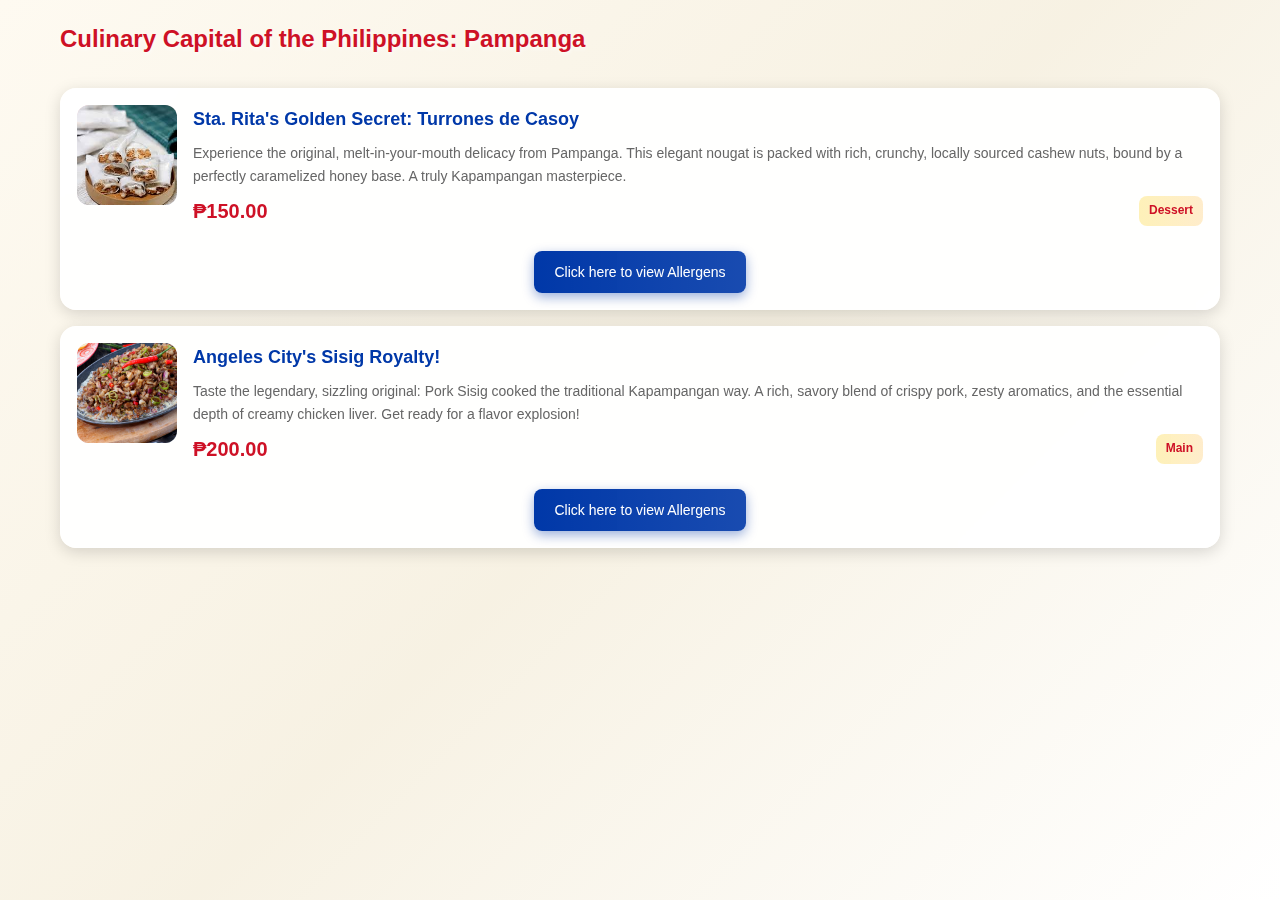
<file: index.html>
<!DOCTYPE html>
<html lang="en">
<head>
    <meta charset="UTF-8">
    <meta name="viewport" content="width=device-width, initial-scale=1.0">
    <title>Pampanga Stall - Culinary Capital of the Philippines</title>
    <link rel="stylesheet" href="styles.css">
</head>
<body>
    <div class="container">
        <header>
            <h1 class="main-title">Culinary Capital of the Philippines: Pampanga</h1>
        </header>

        <main>
            <div class="products-grid">
                <!-- Turrones de Casoy Card -->
                <div class="product-card">
                    <div class="product-content">
                        <div class="product-image">
                            <img src="images/turrones.jpeg" alt="Turrones de Casoy" onerror="this.style.display='none'; this.nextElementSibling.style.display='block';">
                            <div class="image-placeholder" style="display:none;">🍬</div>
                        </div>
                        <div class="product-info">
                            <h2 class="product-name">Sta. Rita's Golden Secret: Turrones de Casoy</h2>
                            <p class="product-description">Experience the original, melt-in-your-mouth delicacy from Pampanga. This elegant nougat is packed with rich, crunchy, locally sourced cashew nuts, bound by a perfectly caramelized honey base. A truly Kapampangan masterpiece.</p>
                            <div class="product-footer">
                                <span class="product-price">₱150.00</span>
                                <span class="product-category">Dessert</span>
                            </div>
                        </div>
                    </div>
                    <a href="turrones-detail.html" class="allergens-button">Click here to view Allergens</a>
                </div>

                <!-- Sisig Card -->
                <div class="product-card">
                    <div class="product-content">
                        <div class="product-image">
                            <img src="images/sisig.jpg" alt="Pork Belly Sisig" onerror="this.style.display='none'; this.nextElementSibling.style.display='block';">
                            <div class="image-placeholder" style="display:none;">🍽️</div>
                        </div>
                        <div class="product-info">
                            <h2 class="product-name">Angeles City's Sisig Royalty!</h2>
                            <p class="product-description">Taste the legendary, sizzling original: Pork Sisig cooked the traditional Kapampangan way. A rich, savory blend of crispy pork, zesty aromatics, and the essential depth of creamy chicken liver. Get ready for a flavor explosion!</p>
                            <div class="product-footer">
                                <span class="product-price">₱200.00</span>
                                <span class="product-category">Main</span>
                            </div>
                        </div>
                    </div>
                    <a href="sisig-detail.html" class="allergens-button">Click here to view Allergens</a>
                </div>
            </div>
        </main>
    </div>
</body>
</html>
</file>
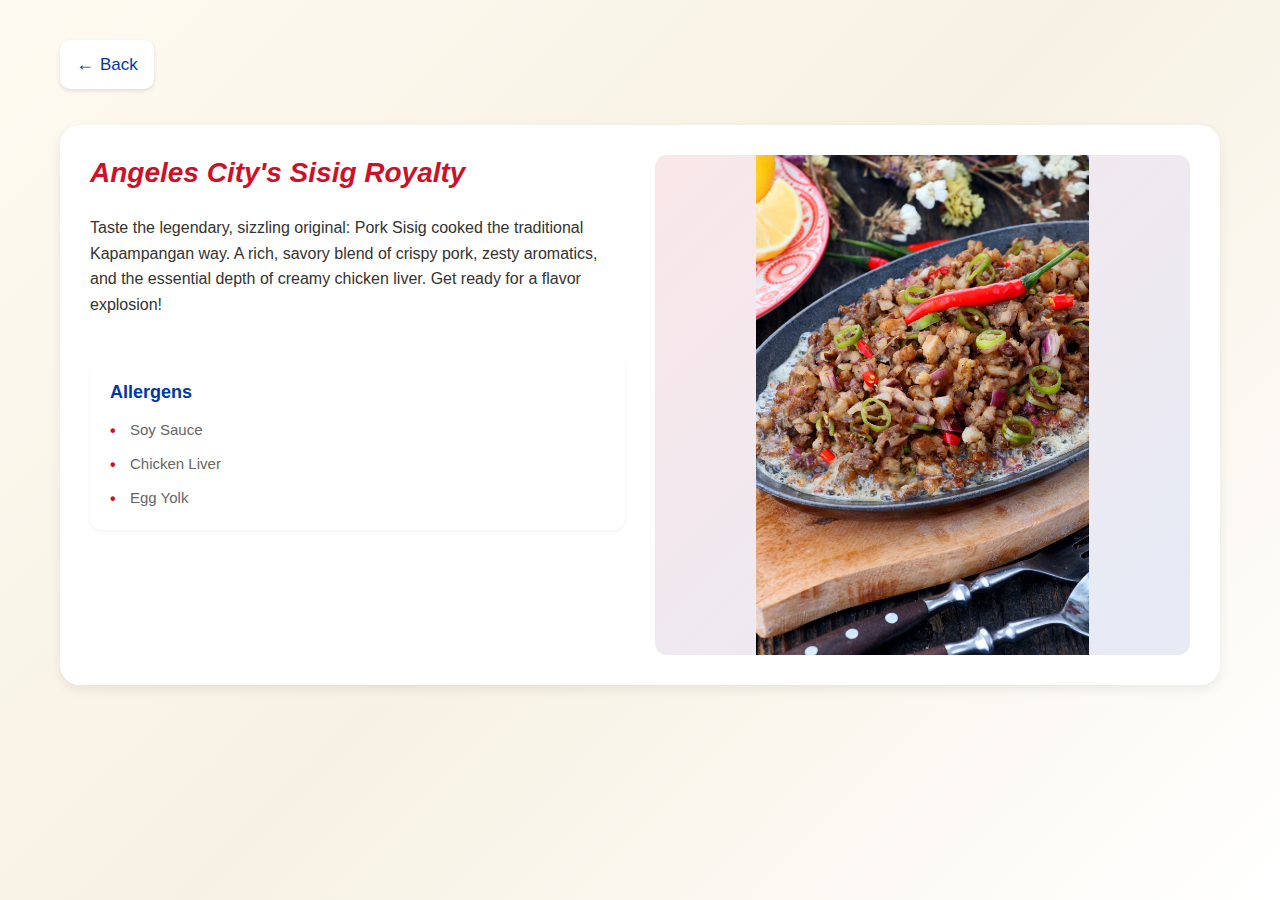
<file: sisig-detail.html>
<!DOCTYPE html>
<html lang="en">
<head>
    <meta charset="UTF-8">
    <meta name="viewport" content="width=device-width, initial-scale=1.0">
    <title>Sisig Royalty - Pampanga Stall</title>
    <link rel="stylesheet" href="styles.css">
</head>
<body class="detail-page-body">
    <div class="container">
        <div class="detail-page">
            <a href="index.html" class="back-button">
                <span class="back-icon">←</span>
                <span>Back</span>
            </a>

            <div class="product-detail-card">
                <div class="detail-layout">
                    <div class="detail-text">
                        <h1 class="product-title">Angeles City's Sisig Royalty</h1>
                        <p class="product-description-full">Taste the legendary, sizzling original: Pork Sisig cooked the traditional Kapampangan way. A rich, savory blend of crispy pork, zesty aromatics, and the essential depth of creamy chicken liver. Get ready for a flavor explosion!</p>
                        
                        <div class="allergens-section">
                            <h3 class="allergens-title">Allergens</h3>
                            <ul class="allergens-list">
                                <li>Soy Sauce</li>
                                <li>Chicken Liver</li>
                                <li>Egg Yolk</li>
                            </ul>
                        </div>
                    </div>
                    <div class="detail-image">
                        <img src="images/sisig.jpg" alt="Pork Belly Sisig" onerror="this.style.display='none'; this.nextElementSibling.style.display='block';">
                        <div class="image-placeholder" style="display:none;">🍽️</div>
                    </div>
                </div>
            </div>
        </div>
    </div>
</body>
</html>
</file>
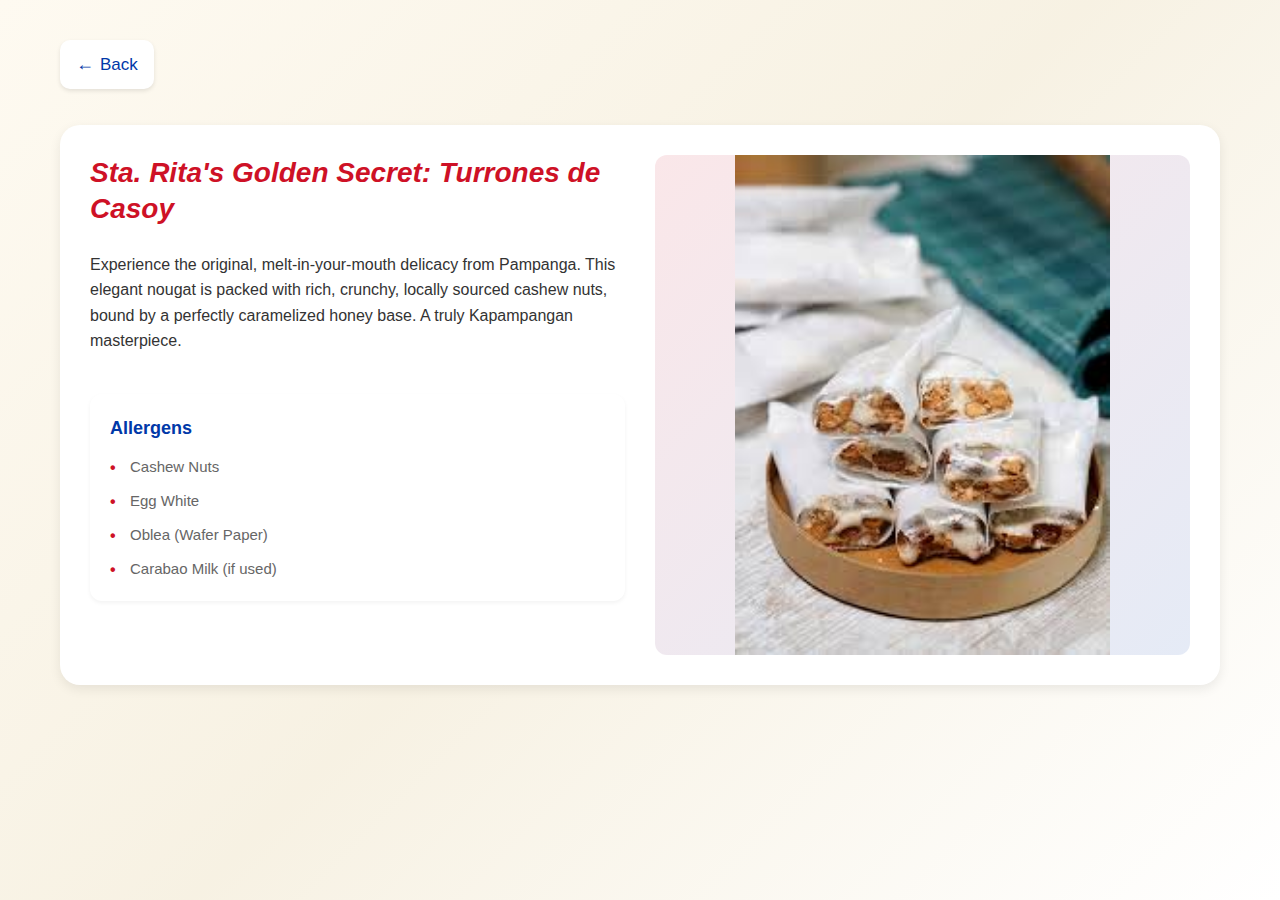
<file: turrones-detail.html>
<!DOCTYPE html>
<html lang="en">
<head>
    <meta charset="UTF-8">
    <meta name="viewport" content="width=device-width, initial-scale=1.0">
    <title>Turrones de Casoy - Pampanga Stall</title>
    <link rel="stylesheet" href="styles.css">
</head>
<body>
    <div class="container">
        <div class="detail-page">
            <a href="index.html" class="back-button">
                <span class="back-icon">←</span>
                <span>Back</span>
            </a>

            <div class="product-detail-card">
                <div class="detail-layout">
                    <div class="detail-text">
                        <h1 class="product-title">Sta. Rita's Golden Secret: Turrones de Casoy</h1>
                        <p class="product-description-full">Experience the original, melt-in-your-mouth delicacy from Pampanga. This elegant nougat is packed with rich, crunchy, locally sourced cashew nuts, bound by a perfectly caramelized honey base. A truly Kapampangan masterpiece.</p>
                        
                        <div class="allergens-section">
                            <h3 class="allergens-title">Allergens</h3>
                            <ul class="allergens-list">
                                <li>Cashew Nuts</li>
                                <li>Egg White</li>
                                <li>Oblea (Wafer Paper)</li>
                                <li>Carabao Milk (if used)</li>
                            </ul>
                        </div>
                    </div>
                    <div class="detail-image">
                        <img src="images/turrones.jpeg" alt="Turrones de Casoy" onerror="this.style.display='none'; this.nextElementSibling.style.display='block';">
                        <div class="image-placeholder" style="display:none;">🍬</div>
                    </div>
                </div>
            </div>
        </div>
    </div>
</body>
</html>
</file>
<file: styles.css>
/* Filipino Theme Colors */
:root {
    --philippine-red: #CE1126;
    --philippine-blue: #0038A8;
    --philippine-yellow: #FCD116;
    --warm-orange: #FFA500;
    --warm-beige: #F5EEDC;
    --light-cream: #FEFAF1;
    --text-dark: #333333;
    --text-medium: #666666;
    --text-light: #999999;
}

/* Reset and Base Styles */
* {
    margin: 0;
    padding: 0;
    box-sizing: border-box;
}

body {
    font-family: -apple-system, BlinkMacSystemFont, 'Segoe UI', Roboto, Oxygen, Ubuntu, Cantarell, sans-serif;
    background: linear-gradient(135deg, var(--light-cream) 0%, rgba(245, 238, 220, 0.8) 50%, #ffffff 100%);
    min-height: 100vh;
    color: var(--text-dark);
    line-height: 1.6;
}

/* Index page background */
body.index-page {
    background-image: url('images/background.jpg');
    background-size: cover;
    background-position: center;
    background-repeat: no-repeat;
    background-attachment: fixed;
    position: relative;
}

body.index-page::before {
    content: '';
    position: fixed;
    top: 0;
    left: 0;
    width: 100%;
    height: 100%;
    background: linear-gradient(135deg, rgba(0, 0, 0, 0.2) 0%, rgba(0, 0, 0, 0.15) 50%, rgba(0, 0, 0, 0.2) 100%);
    z-index: -1;
    pointer-events: none;
}

body.index-page .container {
    position: relative;
    z-index: 1;
}

body.index-page header {
    padding: 20px 0;
    background: rgba(0, 0, 0, 0.1);
    backdrop-filter: blur(5px);
    -webkit-backdrop-filter: blur(5px);
    border-radius: 12px;
    margin-bottom: 30px;
    padding-left: 20px;
    padding-right: 20px;
}

.container {
    max-width: 1200px;
    margin: 0 auto;
    padding: 20px;
}

/* Header Styles */
header {
    margin-bottom: 30px;
}

.main-title {
    font-size: 24px;
    font-weight: bold;
    color: var(--philippine-red);
    text-align: left;
    margin-bottom: 20px;
    text-shadow: 0 2px 4px rgba(255, 255, 255, 0.8);
}

body.index-page .main-title {
    color: #ffffff;
    text-shadow: 0 2px 10px rgba(0, 0, 0, 0.7), 0 4px 20px rgba(0, 0, 0, 0.5);
    font-size: 28px;
}

/* Product Grid */
.products-grid {
    display: flex;
    flex-direction: column;
    gap: 16px;
}

/* Product Card */
.product-card {
    background: rgba(255, 255, 255, 0.95);
    backdrop-filter: blur(10px);
    -webkit-backdrop-filter: blur(10px);
    border-radius: 16px;
    box-shadow: 0 4px 16px rgba(0, 0, 0, 0.15);
    overflow: hidden;
    padding: 16px;
    display: flex;
    flex-direction: column;
    align-items: center;
    border: 1px solid rgba(255, 255, 255, 0.3);
}

body.index-page .product-card {
    background: rgba(255, 255, 255, 0.85);
    backdrop-filter: blur(15px);
    -webkit-backdrop-filter: blur(15px);
    box-shadow: 0 8px 32px rgba(0, 0, 0, 0.3);
    border: 1px solid rgba(255, 255, 255, 0.4);
}

.product-content {
    display: flex;
    gap: 16px;
    margin-bottom: 12px;
    width: 100%;
}

.product-image {
    width: 100px;
    height: 100px;
    flex-shrink: 0;
    border-radius: 12px;
    overflow: hidden;
    background: linear-gradient(135deg, rgba(206, 17, 38, 0.2) 0%, rgba(0, 56, 168, 0.2) 100%);
    display: flex;
    align-items: center;
    justify-content: center;
}

.product-image img {
    width: 100%;
    height: 100%;
    object-fit: cover;
}

.image-placeholder {
    font-size: 40px;
}

.product-info {
    flex: 1;
    display: flex;
    flex-direction: column;
    gap: 8px;
}

.product-name {
    font-size: 18px;
    font-weight: bold;
    color: var(--philippine-blue);
    margin: 0;
    text-shadow: 0 1px 2px rgba(255, 255, 255, 0.5);
}

body.index-page .product-name {
    color: #1a4a8a;
    text-shadow: 0 1px 3px rgba(255, 255, 255, 0.8);
}

.product-description {
    font-size: 14px;
    color: var(--text-medium);
    display: -webkit-box;
    -webkit-line-clamp: 2;
    -webkit-box-orient: vertical;
    overflow: hidden;
    margin: 0;
}

body.index-page .product-description {
    color: #444444;
    text-shadow: 0 1px 2px rgba(255, 255, 255, 0.6);
}

.product-footer {
    display: flex;
    justify-content: space-between;
    align-items: center;
    margin-top: auto;
}

.product-price {
    font-size: 20px;
    font-weight: bold;
    color: var(--philippine-red);
    text-shadow: 0 1px 2px rgba(255, 255, 255, 0.5);
}

body.index-page .product-price {
    color: #b0101f;
    text-shadow: 0 1px 3px rgba(255, 255, 255, 0.8);
}

.product-category {
    font-size: 12px;
    font-weight: 600;
    padding: 5px 10px;
    background: linear-gradient(90deg, rgba(252, 209, 22, 0.3) 0%, rgba(255, 165, 0, 0.2) 100%);
    color: var(--philippine-red);
    border-radius: 8px;
}

body.index-page .product-category {
    background: linear-gradient(90deg, rgba(252, 209, 22, 0.5) 0%, rgba(255, 165, 0, 0.4) 100%);
    color: #b0101f;
    text-shadow: 0 1px 2px rgba(255, 255, 255, 0.5);
    box-shadow: 0 2px 4px rgba(0, 0, 0, 0.1);
}

/* Allergens Button */
.allergens-button {
    display: inline-block;
    width: fit-content;
    text-align: center;
    padding: 10px 20px;
    background: linear-gradient(90deg, var(--philippine-blue) 0%, rgba(0, 56, 168, 0.9) 100%);
    color: white;
    text-decoration: none;
    border-radius: 8px;
    font-size: 14px;
    font-weight: 500;
    margin-top: 12px;
    transition: transform 0.2s, box-shadow 0.2s;
    box-shadow: 0 4px 12px rgba(0, 56, 168, 0.4);
}

body.index-page .allergens-button {
    background: linear-gradient(90deg, #0038A8 0%, #002d87 100%);
    box-shadow: 0 4px 16px rgba(0, 56, 168, 0.6), 0 0 20px rgba(0, 56, 168, 0.3);
    text-shadow: 0 1px 2px rgba(0, 0, 0, 0.3);
}

.allergens-button:hover {
    transform: translateY(-2px);
    box-shadow: 0 4px 12px rgba(0, 56, 168, 0.3);
}

.allergens-button:active {
    transform: translateY(0);
}

/* Detail Page Styles */
.detail-page {
    padding-top: 20px;
}

.back-button {
    display: inline-flex;
    align-items: center;
    gap: 6px;
    padding: 10px 16px;
    background: white;
    color: var(--philippine-blue);
    text-decoration: none;
    border-radius: 10px;
    box-shadow: 0 2px 4px rgba(0, 0, 0, 0.1);
    font-size: 17px;
    font-weight: 500;
    margin-bottom: 20px;
    transition: transform 0.2s;
}

.back-button:hover {
    transform: translateX(-2px);
}

.back-icon {
    font-size: 18px;
    font-weight: 600;
}

.product-detail-card {
    background: white;
    border-radius: 20px;
    box-shadow: 0 4px 12px rgba(0, 0, 0, 0.08);
    padding: 30px;
    margin-top: 16px;
}

.detail-layout {
    display: grid;
    grid-template-columns: 1fr 1fr;
    gap: 30px;
    align-items: start;
}

.detail-text {
    display: flex;
    flex-direction: column;
    gap: 24px;
}

.product-title {
    font-size: 28px;
    font-weight: bold;
    font-style: italic;
    color: var(--philippine-red);
    margin: 0;
    line-height: 1.3;
}

.product-description-full {
    font-size: 16px;
    color: var(--text-dark);
    line-height: 1.6;
    margin: 0;
}

.allergens-section {
    padding: 20px;
    background: white;
    border-radius: 12px;
    box-shadow: 0 2px 4px rgba(0, 0, 0, 0.05);
    margin-top: 16px;
}

.allergens-title {
    font-size: 18px;
    font-weight: bold;
    color: var(--philippine-blue);
    margin-bottom: 12px;
}

.allergens-list {
    list-style: none;
    padding: 0;
    margin: 0;
    display: flex;
    flex-direction: column;
    gap: 10px;
}

.allergens-list li {
    font-size: 15px;
    color: var(--text-medium);
    padding-left: 20px;
    position: relative;
}

.allergens-list li::before {
    content: "•";
    position: absolute;
    left: 0;
    color: var(--philippine-red);
    font-weight: bold;
    font-size: 16px;
}

.detail-image {
    width: 100%;
    max-height: 500px;
    border-radius: 12px;
    overflow: hidden;
    display: flex;
    align-items: center;
    justify-content: center;
    background: linear-gradient(135deg, rgba(206, 17, 38, 0.1) 0%, rgba(0, 56, 168, 0.1) 100%);
}

.detail-image img {
    width: 100%;
    height: 100%;
    object-fit: contain;
    max-height: 500px;
}

/* Responsive Design */
@media (max-width: 768px) {
    .main-title {
        font-size: 20px;
    }

    .product-card {
        padding: 16px;
    }

    .product-content {
        flex-direction: column;
    }

    .product-image {
        width: 100%;
        height: 200px;
    }

    .detail-layout {
        grid-template-columns: 1fr;
    }

    .detail-image {
        order: -1;
        max-height: 300px;
    }

    .product-title {
        font-size: 24px;
    }

    .product-description-full {
        font-size: 15px;
    }

    .allergens-title {
        font-size: 16px;
    }

    .allergens-list li {
        font-size: 14px;
    }
}

@media (max-width: 600px) {
    .container {
        padding: 16px;
    }

    .main-title {
        font-size: 18px;
    }

    .product-detail-card {
        padding: 24px;
    }

    .detail-text {
        gap: 20px;
    }
}
</file>
